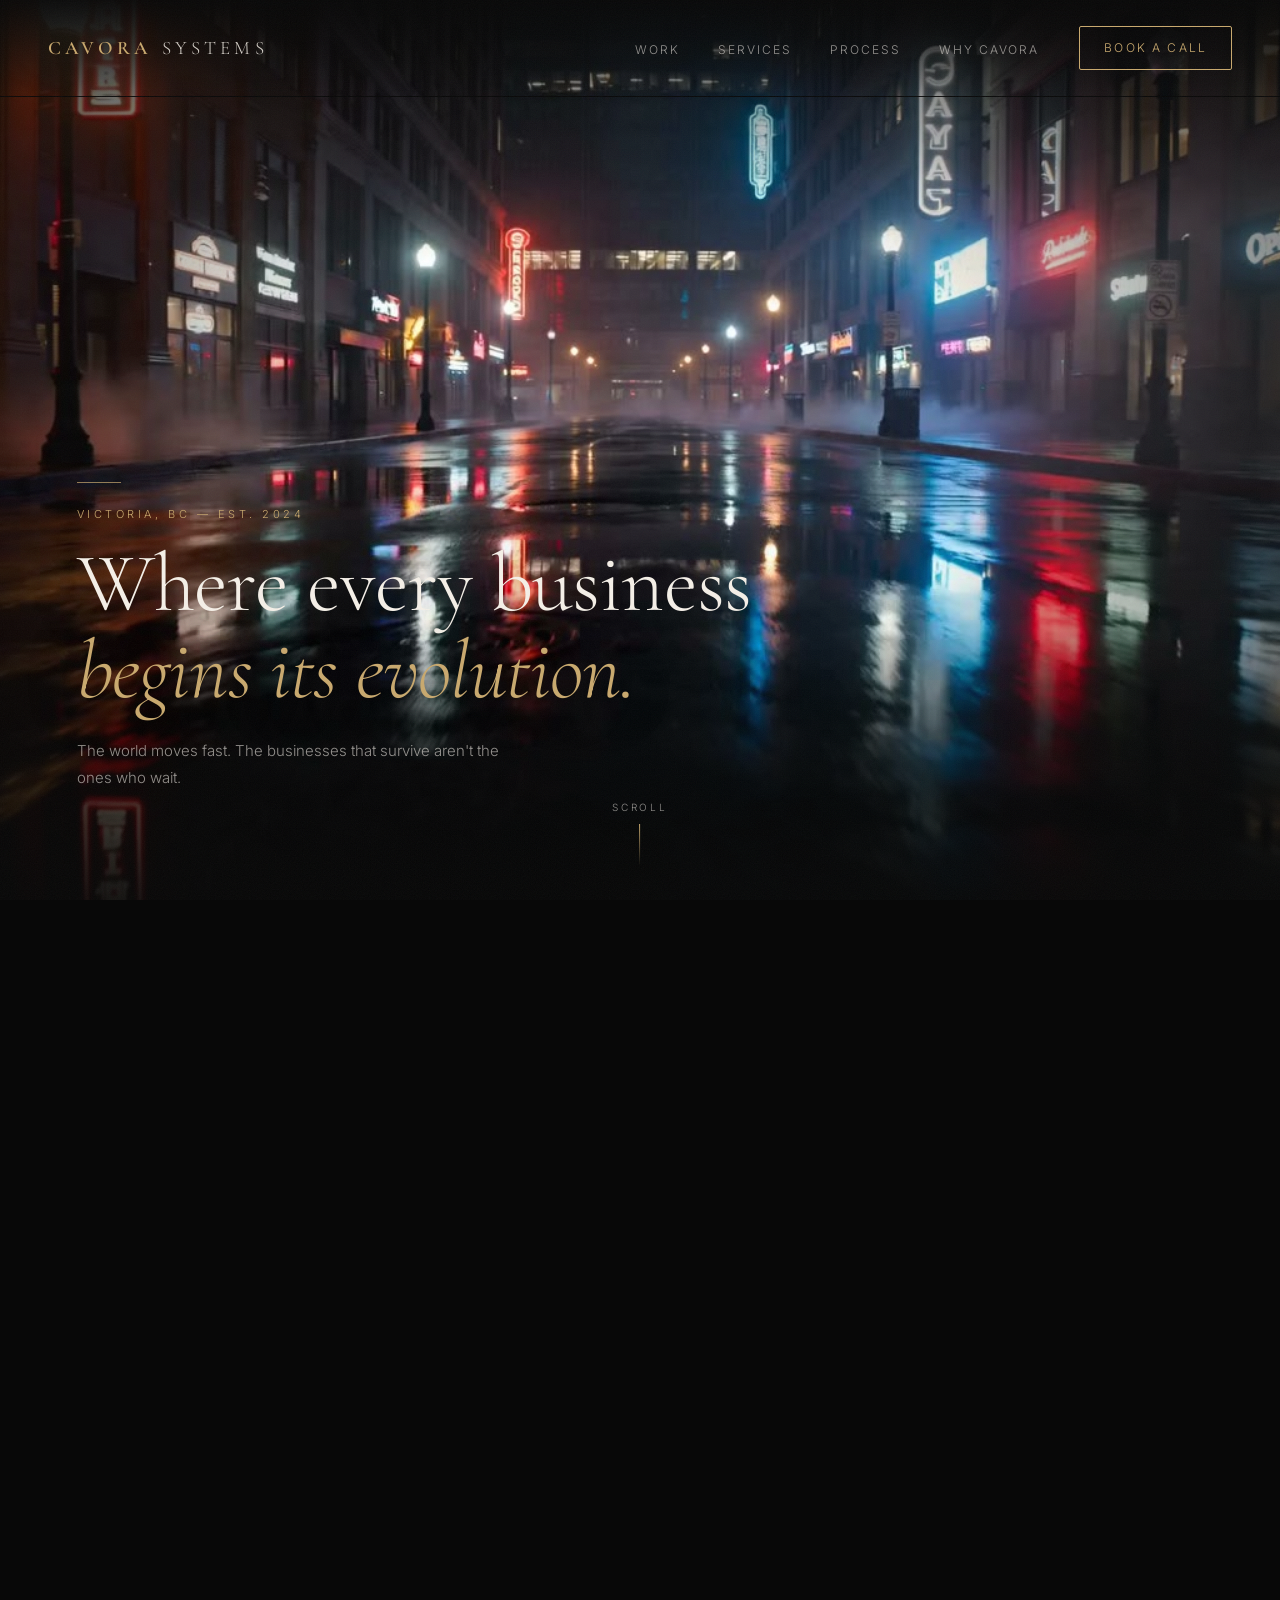
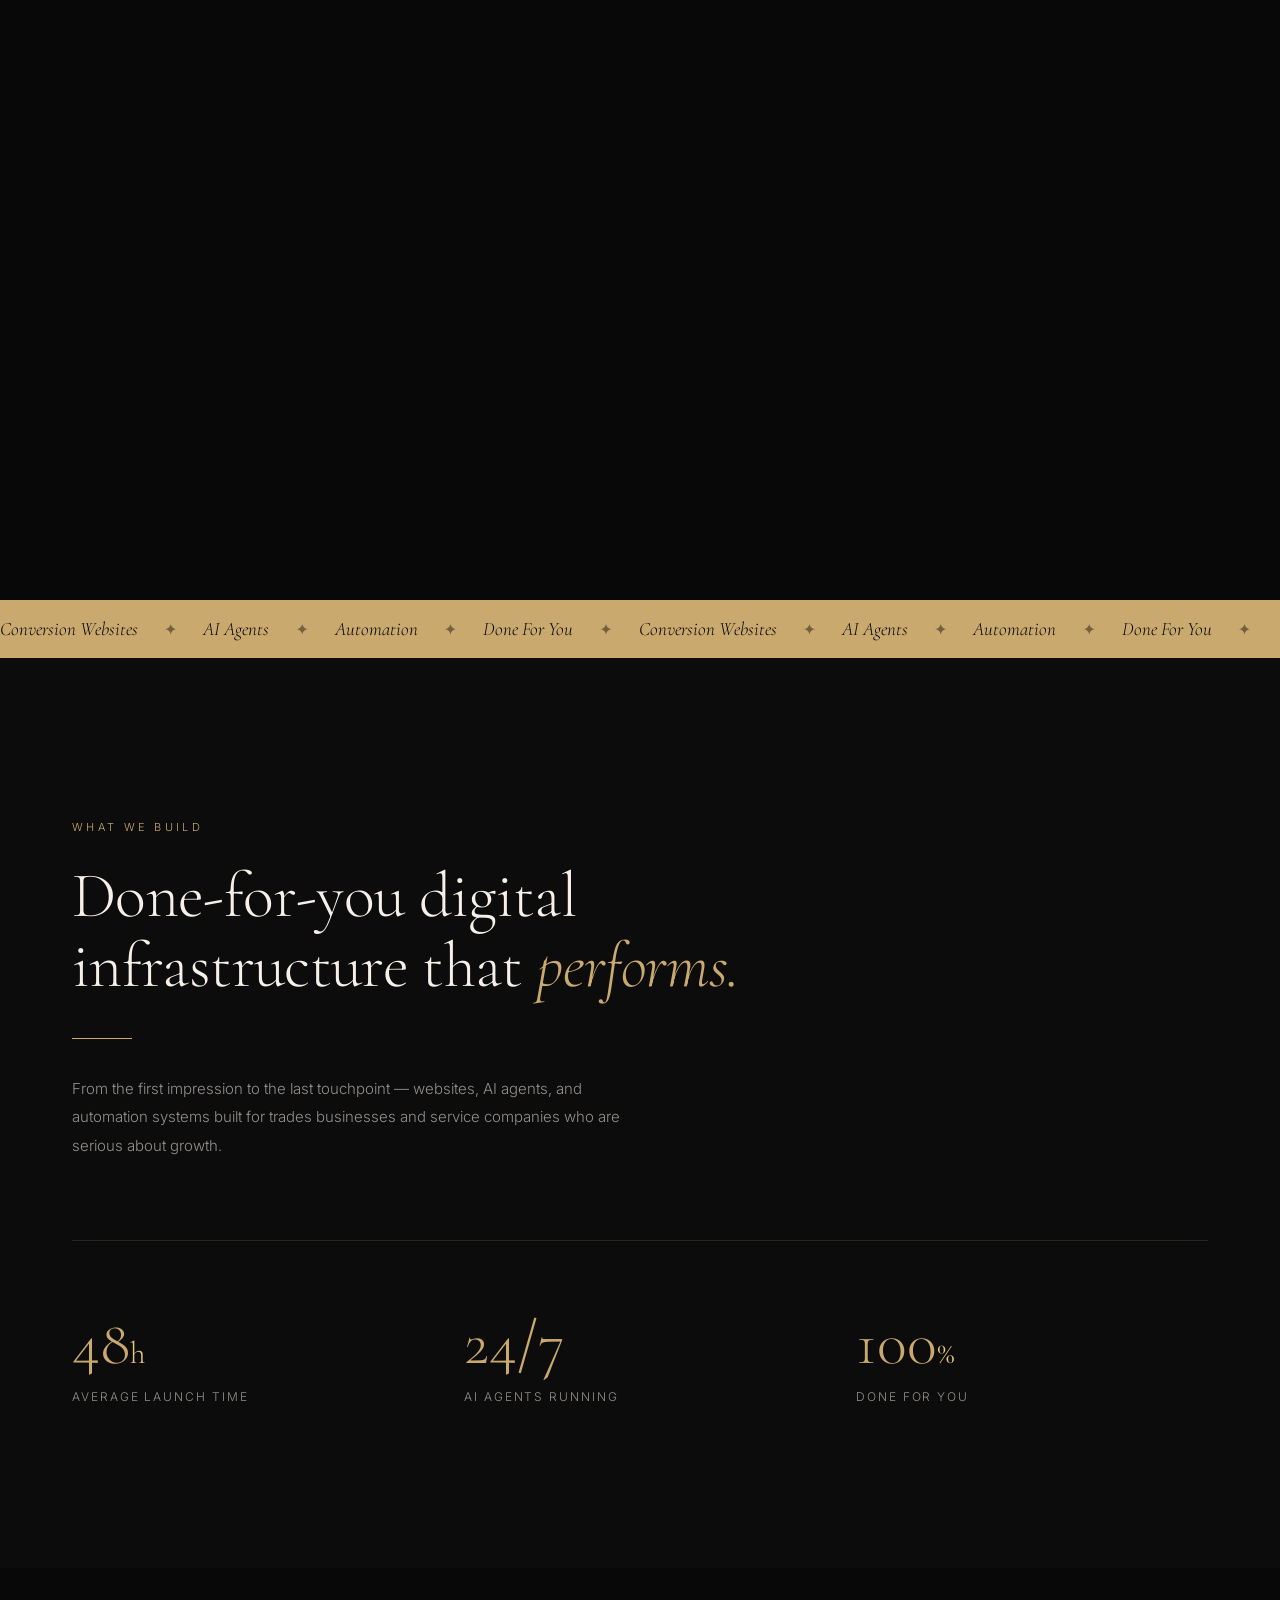
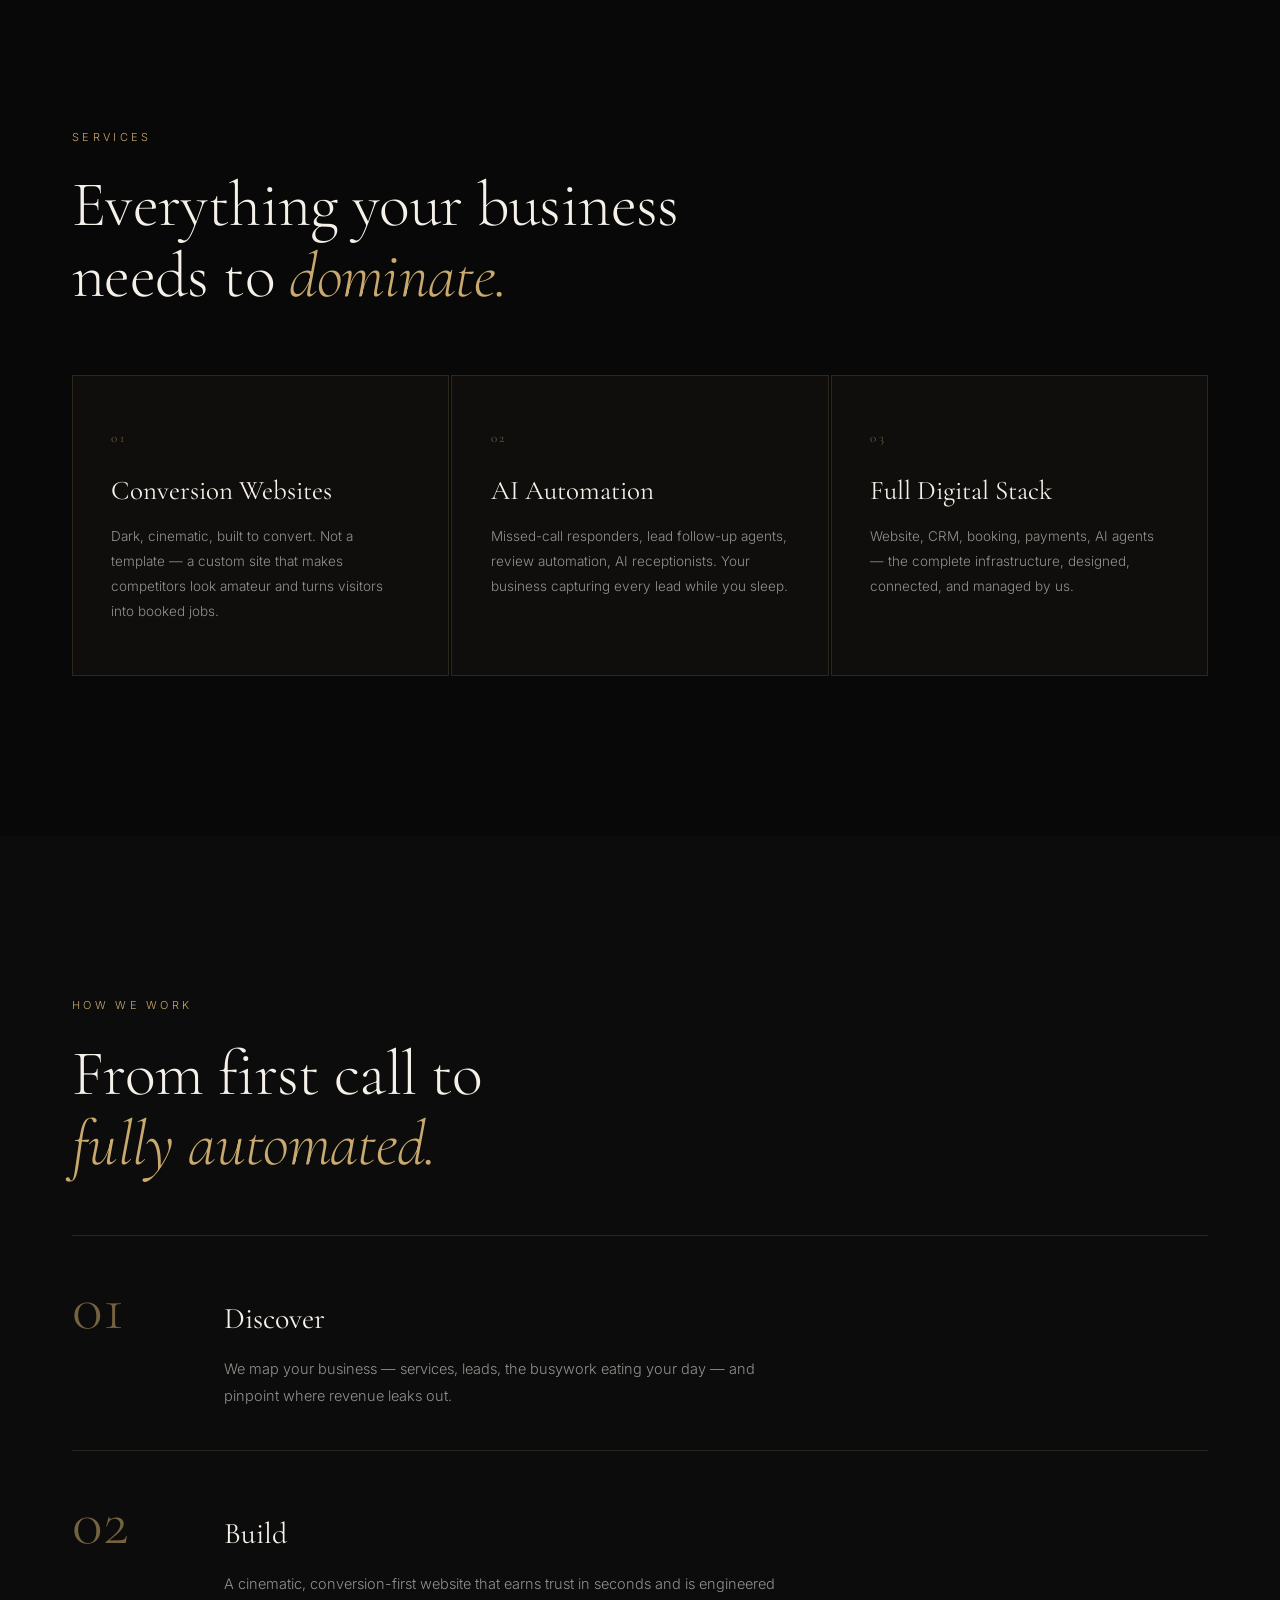
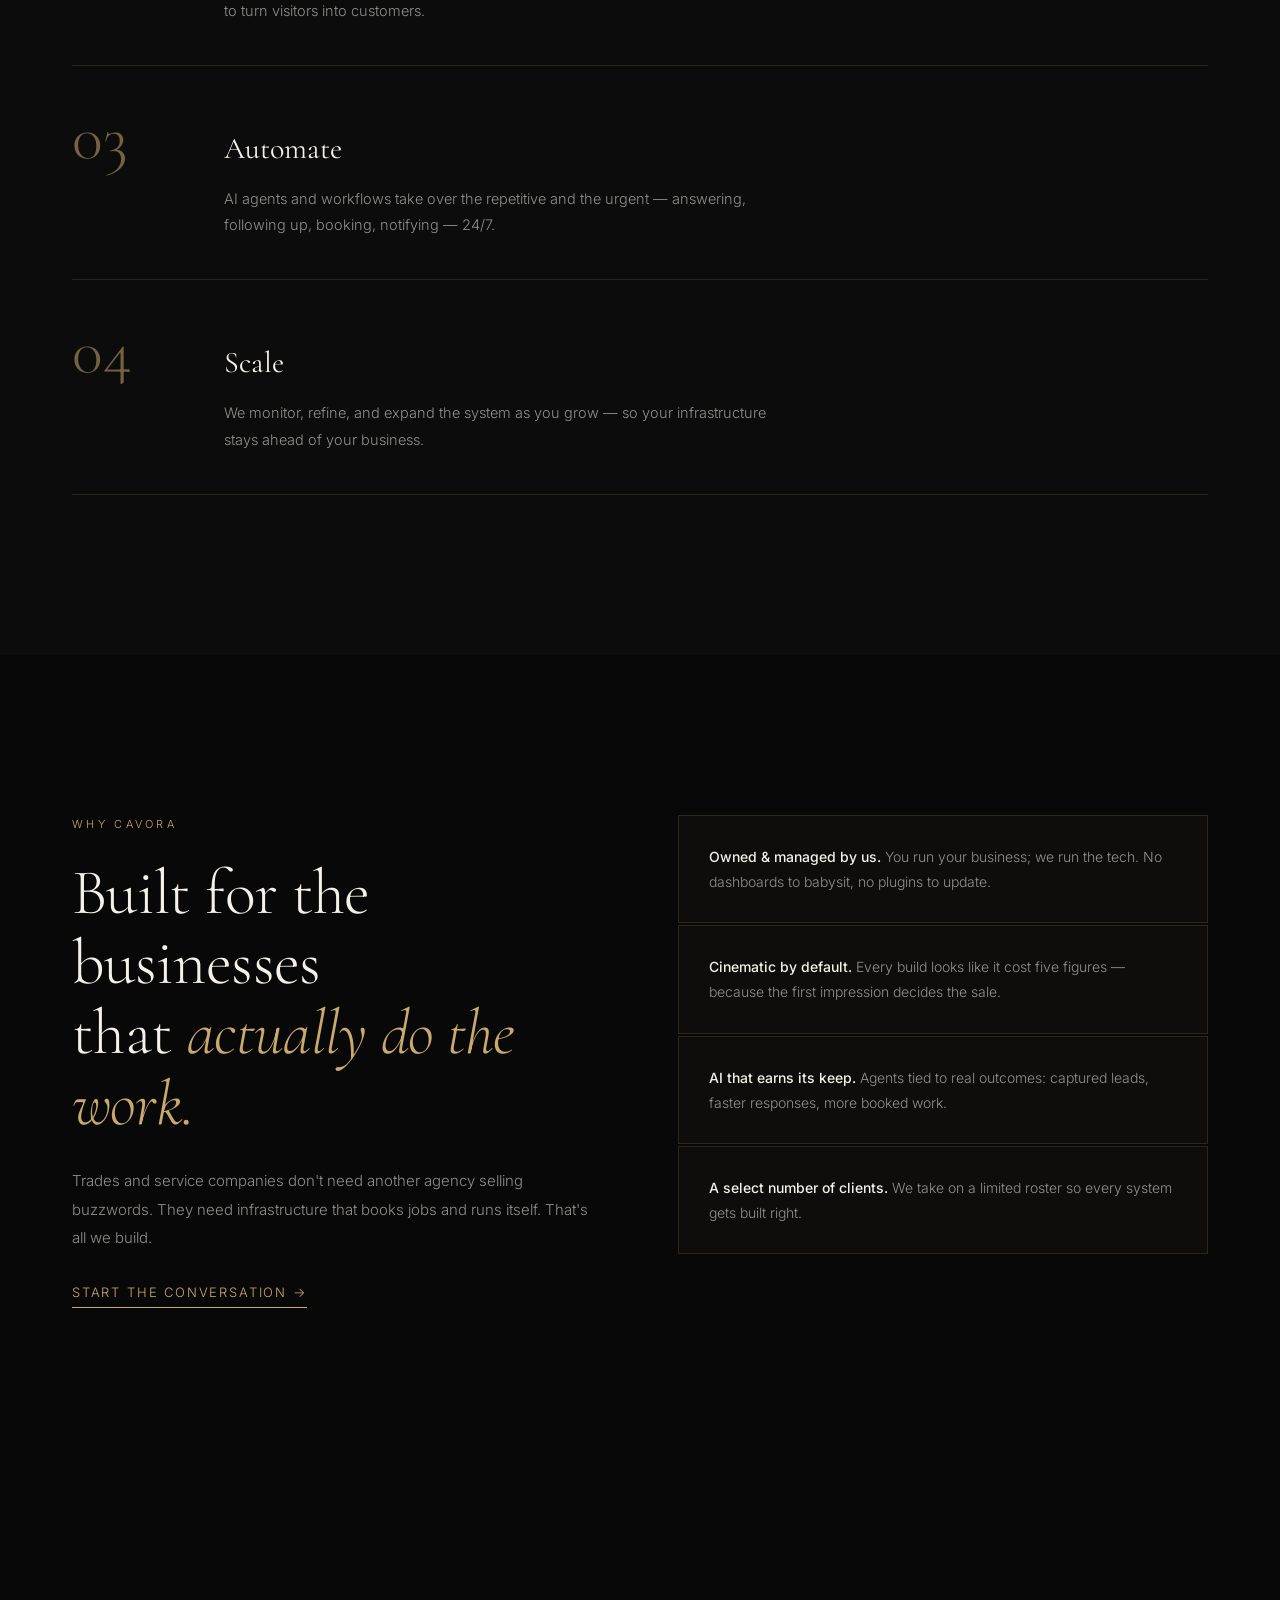
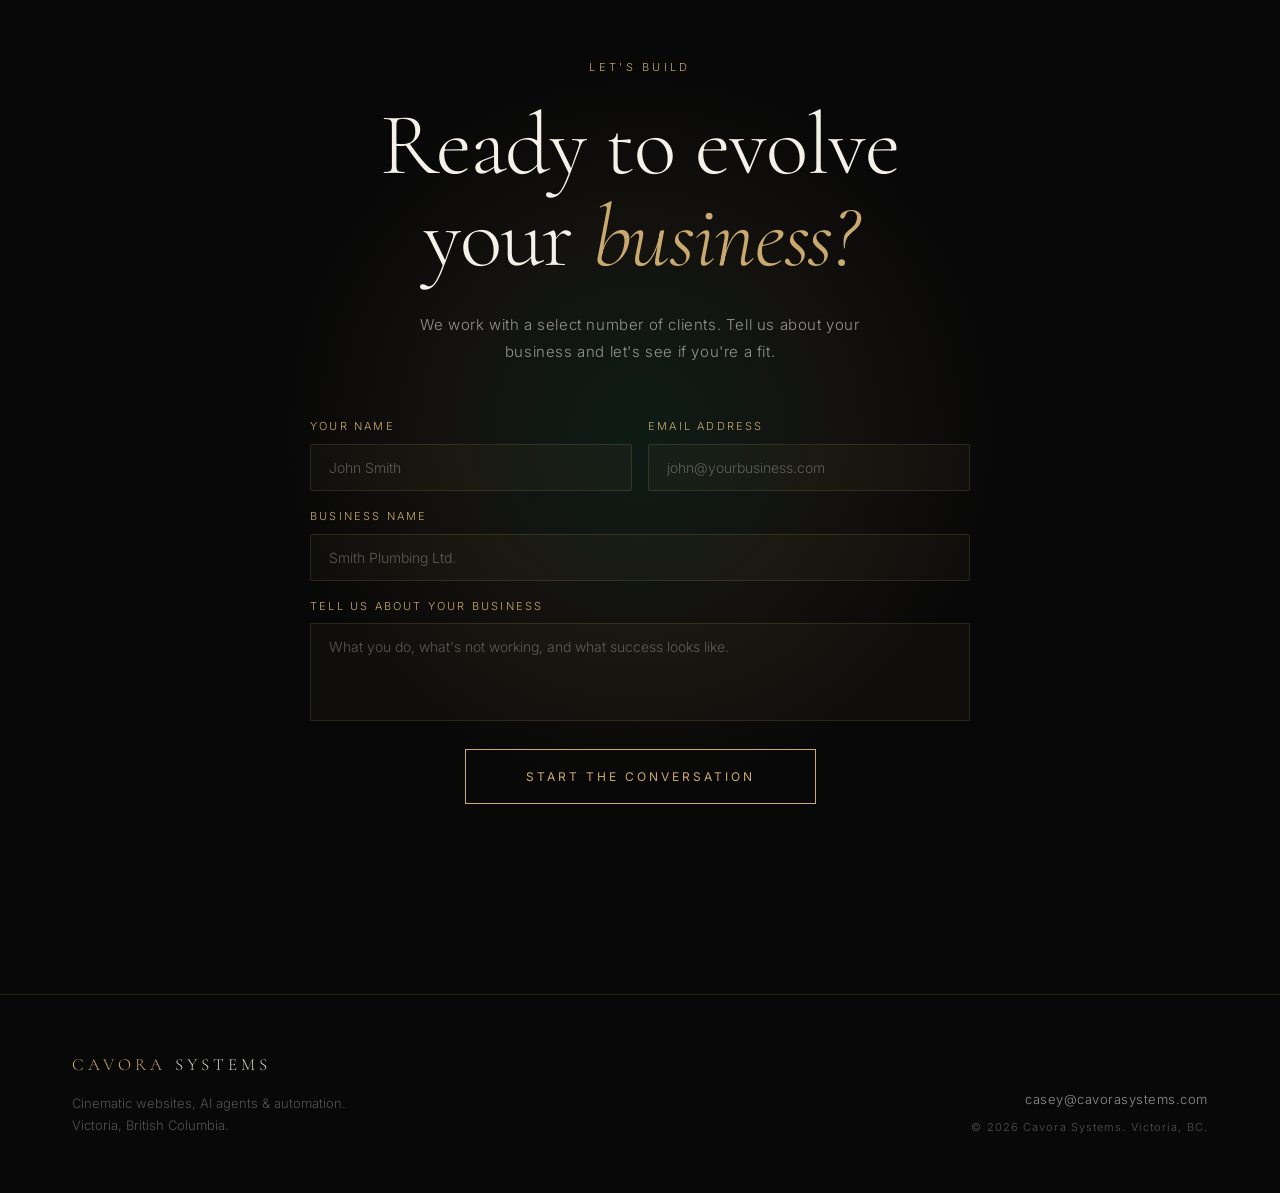
<file: index.html>
<!DOCTYPE html>
<html lang="en">
<head>
<meta charset="UTF-8" />
<meta name="viewport" content="width=device-width, initial-scale=1.0" />

<title>Cavora Systems — Conversion Websites &amp; AI Automation | Victoria, BC</title>
<meta name="description" content="Cavora Systems builds done-for-you digital infrastructure — cinematic conversion websites, AI agents, and automation — for trades and service businesses serious about growth." />
<meta name="theme-color" content="#080808" />
<link rel="canonical" href="https://cavorasystems.com/" />

<!-- Open Graph -->
<meta property="og:type" content="website" />
<meta property="og:site_name" content="Cavora Systems" />
<meta property="og:title" content="Cavora Systems — Your business, rewired." />
<meta property="og:description" content="Cinematic conversion websites, AI agents, and automation for businesses that are serious about growth." />
<meta property="og:image" content="https://cavorasystems.com/assets/img/poster3.jpg" />
<meta property="og:url" content="https://cavorasystems.com/" />

<!-- Twitter / X -->
<meta name="twitter:card" content="summary_large_image" />
<meta name="twitter:title" content="Cavora Systems — Your business, rewired." />
<meta name="twitter:description" content="Cinematic conversion websites, AI agents, and automation for businesses that are serious about growth." />
<meta name="twitter:image" content="https://cavorasystems.com/assets/img/poster3.jpg" />

<link rel="icon" type="image/png" href="assets/img/favicon-128.png" />
<link rel="apple-touch-icon" href="assets/img/favicon-128.png" />
<link rel="preconnect" href="https://fonts.googleapis.com" />
<link rel="preconnect" href="https://fonts.gstatic.com" crossorigin />
<link href="https://fonts.googleapis.com/css2?family=Cormorant+Garamond:ital,wght@0,300;0,400;0,500;0,600;1,300;1,400&family=Inter:wght@300;400;500;600&display=swap" rel="stylesheet" />
<link rel="stylesheet" href="css/styles.css" />

<!-- Google Analytics -->
<script async src="https://www.googletagmanager.com/gtag/js?id=G-6NTEMH7LNJ"></script>
<script>
  window.dataLayer = window.dataLayer || [];
  function gtag(){dataLayer.push(arguments);}
  gtag('js', new Date());
  gtag('config', 'G-6NTEMH7LNJ');
</script>

<!-- Local business structured data for Google -->
<script type="application/ld+json">
{
  "@context": "https://schema.org",
  "@type": "ProfessionalService",
  "name": "Cavora Systems",
  "url": "https://cavorasystems.com",
  "email": "casey@cavorasystems.com",
  "description": "Cinematic conversion websites, AI automation agents, and full digital stacks for trades and service businesses.",
  "address": {
    "@type": "PostalAddress",
    "addressLocality": "Victoria",
    "addressRegion": "BC",
    "addressCountry": "CA"
  },
  "hasOfferCatalog": {
    "@type": "OfferCatalog",
    "name": "Digital Services",
    "itemListElement": [
      { "@type": "Offer", "itemOffered": { "@type": "Service", "name": "Conversion Websites" } },
      { "@type": "Offer", "itemOffered": { "@type": "Service", "name": "AI Automation" } },
      { "@type": "Offer", "itemOffered": { "@type": "Service", "name": "Full Digital Stack" } }
    ]
  }
}
</script>
</head>
<body class="is-loading" data-page="home">

<div id="progress-bar" aria-hidden="true"></div>
<div class="grain" aria-hidden="true"></div>
<div class="cursor-dot" id="cursor-dot" aria-hidden="true"></div>

<!-- NAV -->
<nav id="main-nav" aria-label="Main navigation">
  <a href="#top" class="nav-logo">Cavora<span>Systems</span></a>
  <ul class="nav-links">
    <li><a href="portfolio.html">Work</a></li>
    <li><a href="#services">Services</a></li>
    <li><a href="#process">Process</a></li>
    <li><a href="#why">Why Cavora</a></li>
  </ul>
  <a href="#contact" class="nav-cta">Book a Call</a>
  <button class="nav-toggle" id="nav-toggle" aria-label="Open menu" aria-expanded="false"><span></span><span></span><span></span></button>
</nav>

<div class="mobile-menu" id="mobile-menu" aria-hidden="true">
  <ul>
    <li><a href="portfolio.html">Work</a></li>
    <li><a href="#services">Services</a></li>
    <li><a href="#process">Process</a></li>
    <li><a href="#why">Why Cavora</a></li>
    <li><a href="#contact" class="m-cta">Book a Call</a></li>
  </ul>
</div>

<main id="main-content">
<span id="top"></span>

<!-- ── SCROLLYTELL HERO ── -->
<div id="scroll-container">
  <div id="video-stage">
    <!-- preload="metadata" loads only duration/poster on page load; JS switches desktop to "auto" for scrubbing -->
    <video class="video-layer" id="clip1" muted playsinline preload="metadata" poster="assets/img/poster1.jpg">
      <source src="assets/video/clip1-street.mp4" type="video/mp4" />
    </video>
    <video class="video-layer" id="clip2" muted playsinline preload="metadata" poster="assets/img/poster2.jpg">
      <source src="assets/video/clip2-neurons.mp4" type="video/mp4" />
    </video>
    <video class="video-layer" id="clip3" muted playsinline preload="metadata" poster="assets/img/poster3.jpg">
      <source src="assets/video/clip3-logo.mp4" type="video/mp4" />
    </video>

    <div id="text-panels">
      <div class="panel" id="panel-1">
        <div class="panel-rule"></div>
        <p class="panel-eyebrow">Victoria, BC — Est. 2024</p>
        <h1 class="panel-headline">Where every business<br/><em>begins its evolution.</em></h1>
        <p class="panel-body">The world moves fast. The businesses that survive aren't the ones who wait.</p>
      </div>
      <div class="panel" id="panel-2">
        <div class="panel-rule"></div>
        <p class="panel-eyebrow">Digital Infrastructure</p>
        <h2 class="panel-headline">Websites that <em>convert.</em><br/>AI agents that work.</h2>
        <p class="panel-body">We build the systems behind the businesses that are winning — so you can focus on the work that matters.</p>
      </div>
      <div class="panel" id="panel-3">
        <div class="panel-rule"></div>
        <p class="panel-eyebrow">Automation &amp; Intelligence</p>
        <h2 class="panel-headline">Your business,<br/><em>rewired.</em></h2>
        <p class="panel-body">Custom AI automation that handles the repetitive, the urgent, and the invisible — running 24/7 without you.</p>
      </div>

      <div id="panel-logo">
        <img src="assets/img/cavora-logo.png" alt="Cavora Systems" />
      </div>
    </div>

    <div class="stage-vignette" aria-hidden="true"></div>
  </div>
</div>

<div id="scroll-indicator"><span>Scroll</span><div class="scroll-line"></div></div>

<!-- ── STATEMENT MARQUEE ── -->
<div class="marquee" aria-hidden="true">
  <div class="marquee-track">
    <span>Conversion Websites</span><i>✦</i><span>AI Agents</span><i>✦</i><span>Automation</span><i>✦</i><span>Done For You</span><i>✦</i>
    <span>Conversion Websites</span><i>✦</i><span>AI Agents</span><i>✦</i><span>Automation</span><i>✦</i><span>Done For You</span><i>✦</i>
  </div>
</div>

<!-- ── WORK ── -->
<section class="section" id="work" aria-labelledby="work-heading">
  <div class="section-inner">
    <p class="section-eyebrow reveal">What We Build</p>
    <h2 class="section-headline reveal" id="work-heading">Done-for-you digital<br/>infrastructure that <em>performs.</em></h2>
    <div class="section-rule reveal"></div>
    <p class="section-lead reveal">From the first impression to the last touchpoint — websites, AI agents, and automation systems built for trades businesses and service companies who are serious about growth.</p>
    <div class="stats-row">
      <div class="stat reveal"><div class="stat-number">48<span>h</span></div><div class="stat-label">Average launch time</div></div>
      <div class="stat reveal"><div class="stat-number">24/7</div><div class="stat-label">AI agents running</div></div>
      <div class="stat reveal"><div class="stat-number">100<span>%</span></div><div class="stat-label">Done for you</div></div>
    </div>
  </div>
</section>

<!-- ── SERVICES ── -->
<section class="section section-services" id="services" aria-labelledby="services-heading">
  <div class="section-inner">
    <p class="section-eyebrow reveal">Services</p>
    <h2 class="section-headline reveal" id="services-heading">Everything your business<br/>needs to <em>dominate.</em></h2>
    <div class="services-grid">
      <div class="service-card reveal">
        <div class="service-number">01</div>
        <h3 class="service-title">Conversion Websites</h3>
        <p class="service-body">Dark, cinematic, built to convert. Not a template — a custom site that makes competitors look amateur and turns visitors into booked jobs.</p>
      </div>
      <div class="service-card reveal">
        <div class="service-number">02</div>
        <h3 class="service-title">AI Automation</h3>
        <p class="service-body">Missed-call responders, lead follow-up agents, review automation, AI receptionists. Your business capturing every lead while you sleep.</p>
      </div>
      <div class="service-card reveal">
        <div class="service-number">03</div>
        <h3 class="service-title">Full Digital Stack</h3>
        <p class="service-body">Website, CRM, booking, payments, AI agents — the complete infrastructure, designed, connected, and managed by us.</p>
      </div>
    </div>
  </div>
</section>

<!-- ── PROCESS ── -->
<section class="section section-process" id="process" aria-labelledby="process-heading">
  <div class="section-inner">
    <p class="section-eyebrow reveal">How We Work</p>
    <h2 class="section-headline reveal" id="process-heading">From first call to<br/><em>fully automated.</em></h2>
    <div class="process-list">
      <div class="process-step reveal">
        <div class="process-index">01</div>
        <div class="process-content"><h3>Discover</h3><p>We map your business — services, leads, the busywork eating your day — and pinpoint where revenue leaks out.</p></div>
      </div>
      <div class="process-step reveal">
        <div class="process-index">02</div>
        <div class="process-content"><h3>Build</h3><p>A cinematic, conversion-first website that earns trust in seconds and is engineered to turn visitors into customers.</p></div>
      </div>
      <div class="process-step reveal">
        <div class="process-index">03</div>
        <div class="process-content"><h3>Automate</h3><p>AI agents and workflows take over the repetitive and the urgent — answering, following up, booking, notifying — 24/7.</p></div>
      </div>
      <div class="process-step reveal">
        <div class="process-index">04</div>
        <div class="process-content"><h3>Scale</h3><p>We monitor, refine, and expand the system as you grow — so your infrastructure stays ahead of your business.</p></div>
      </div>
    </div>
  </div>
</section>

<!-- ── WHY CAVORA ── -->
<section class="section section-why" id="why" aria-labelledby="why-heading">
  <div class="section-inner why-grid">
    <div class="why-left reveal">
      <p class="section-eyebrow">Why Cavora</p>
      <h2 class="section-headline" id="why-heading">Built for the businesses<br/>that <em>actually do the work.</em></h2>
      <p class="section-lead">Trades and service companies don't need another agency selling buzzwords. They need infrastructure that books jobs and runs itself. That's all we build.</p>
      <a href="#contact" class="text-link">Start the conversation →</a>
    </div>
    <ul class="why-list">
      <li class="reveal"><strong>Owned &amp; managed by us.</strong> You run your business; we run the tech. No dashboards to babysit, no plugins to update.</li>
      <li class="reveal"><strong>Cinematic by default.</strong> Every build looks like it cost five figures — because the first impression decides the sale.</li>
      <li class="reveal"><strong>AI that earns its keep.</strong> Agents tied to real outcomes: captured leads, faster responses, more booked work.</li>
      <li class="reveal"><strong>A select number of clients.</strong> We take on a limited roster so every system gets built right.</li>
    </ul>
  </div>
</section>

<!-- ── CTA / CONTACT ── -->
<section class="cta-section" id="contact" aria-labelledby="contact-heading">
  <div class="cta-glow" aria-hidden="true"></div>
  <p class="section-eyebrow reveal" style="text-align:center">Let's Build</p>
  <h2 class="cta-headline reveal" id="contact-heading">Ready to evolve<br/>your <em>business?</em></h2>
  <p class="cta-sub reveal">We work with a select number of clients. Tell us about your business and let's see if you're a fit.</p>
  <form class="contact-form reveal" action="https://formspree.io/f/mdarpyvd" method="POST">
    <div class="form-row">
      <div class="form-field">
        <label for="cf-name">Your Name</label>
        <input type="text" id="cf-name" name="name" placeholder="John Smith" required />
      </div>
      <div class="form-field">
        <label for="cf-email">Email Address</label>
        <input type="email" id="cf-email" name="email" placeholder="john@yourbusiness.com" required />
      </div>
    </div>
    <div class="form-field">
      <label for="cf-business">Business Name</label>
      <input type="text" id="cf-business" name="business" placeholder="Smith Plumbing Ltd." />
    </div>
    <div class="form-field">
      <label for="cf-message">Tell us about your business</label>
      <textarea id="cf-message" name="message" rows="4" placeholder="What you do, what's not working, and what success looks like." required></textarea>
    </div>
    <button type="submit" class="cta-btn form-submit">Start the Conversation</button>
  </form>
</section>
</main>

<footer>
  <div class="footer-brand">
    <div class="footer-logo">Cavora<span>Systems</span></div>
    <p>Cinematic websites, AI agents &amp; automation. Victoria, British Columbia.</p>
  </div>
  <div class="footer-meta">
    <a href="mailto:casey@cavorasystems.com">casey@cavorasystems.com</a>
    <span class="footer-copy">© <span id="year">2026</span> Cavora Systems. Victoria, BC.</span>
  </div>
</footer>

<script src="js/main.js"></script>
</body>
</html>
</file>
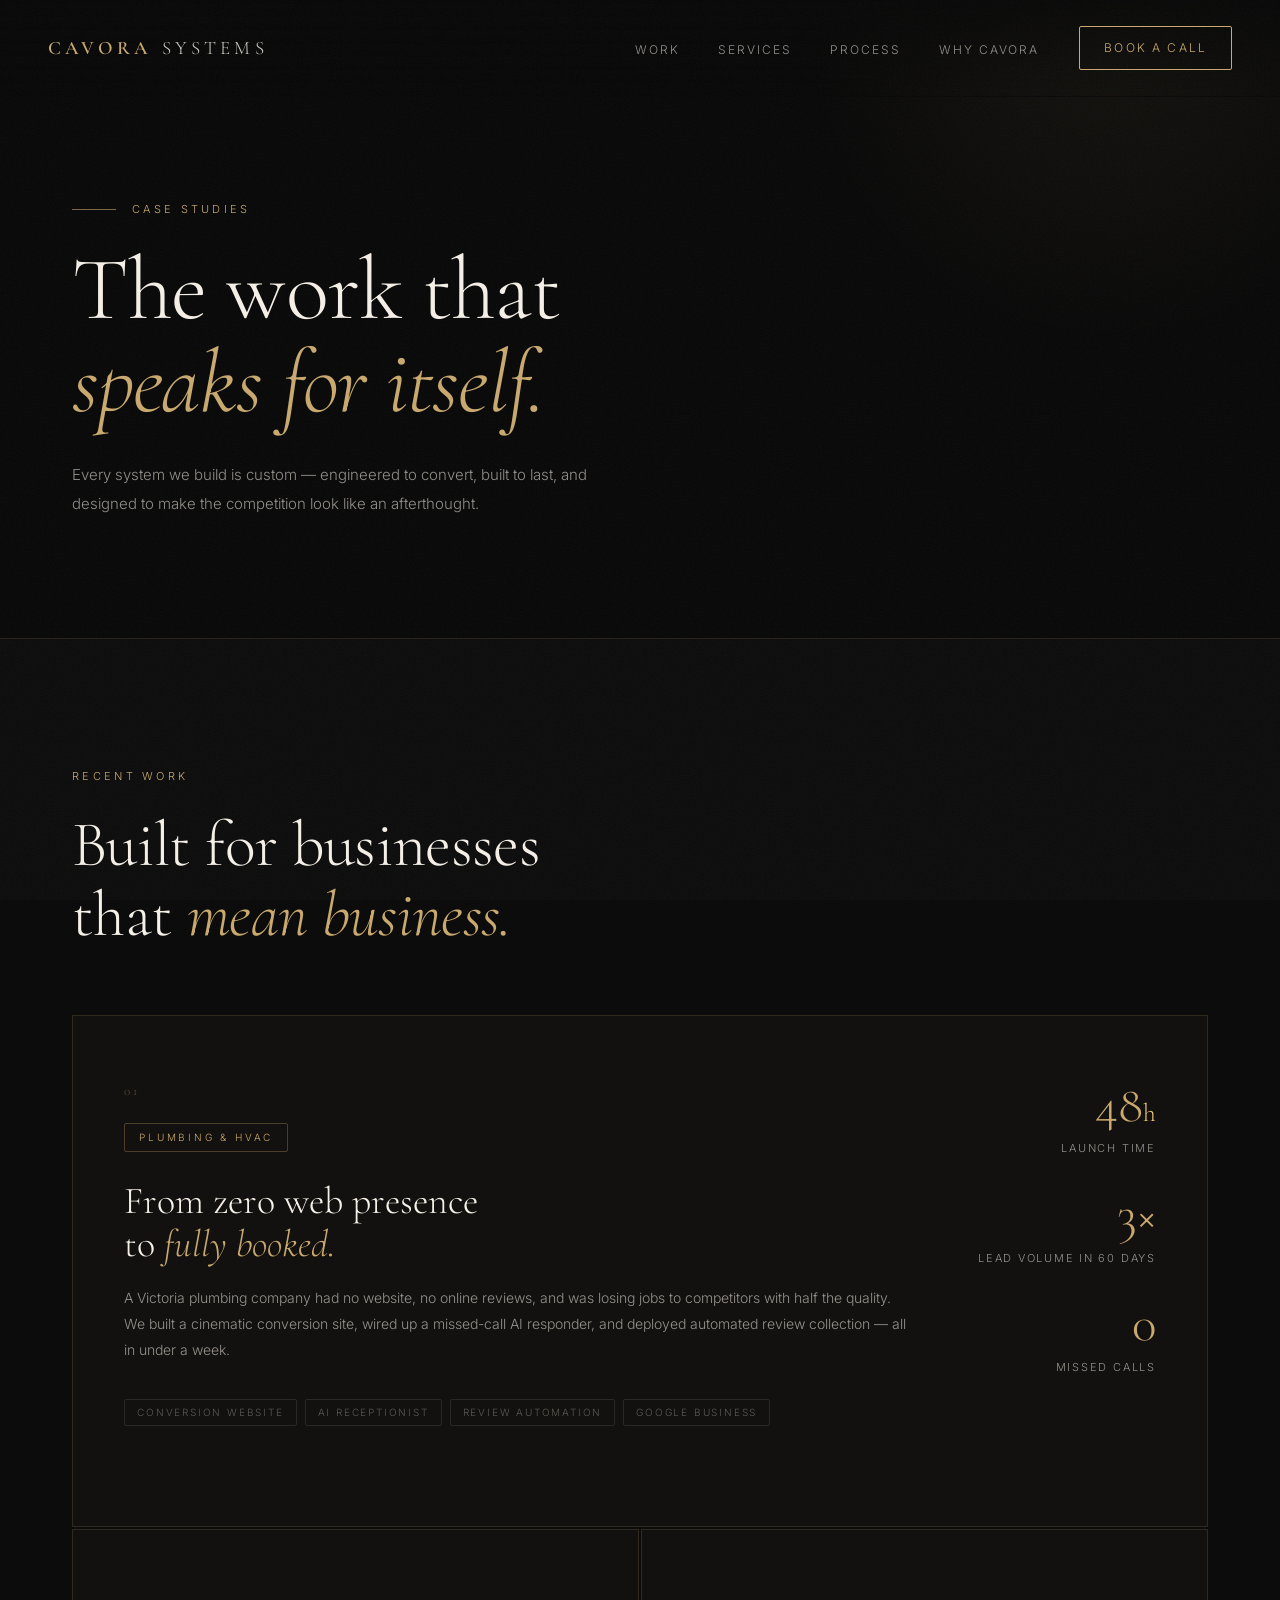
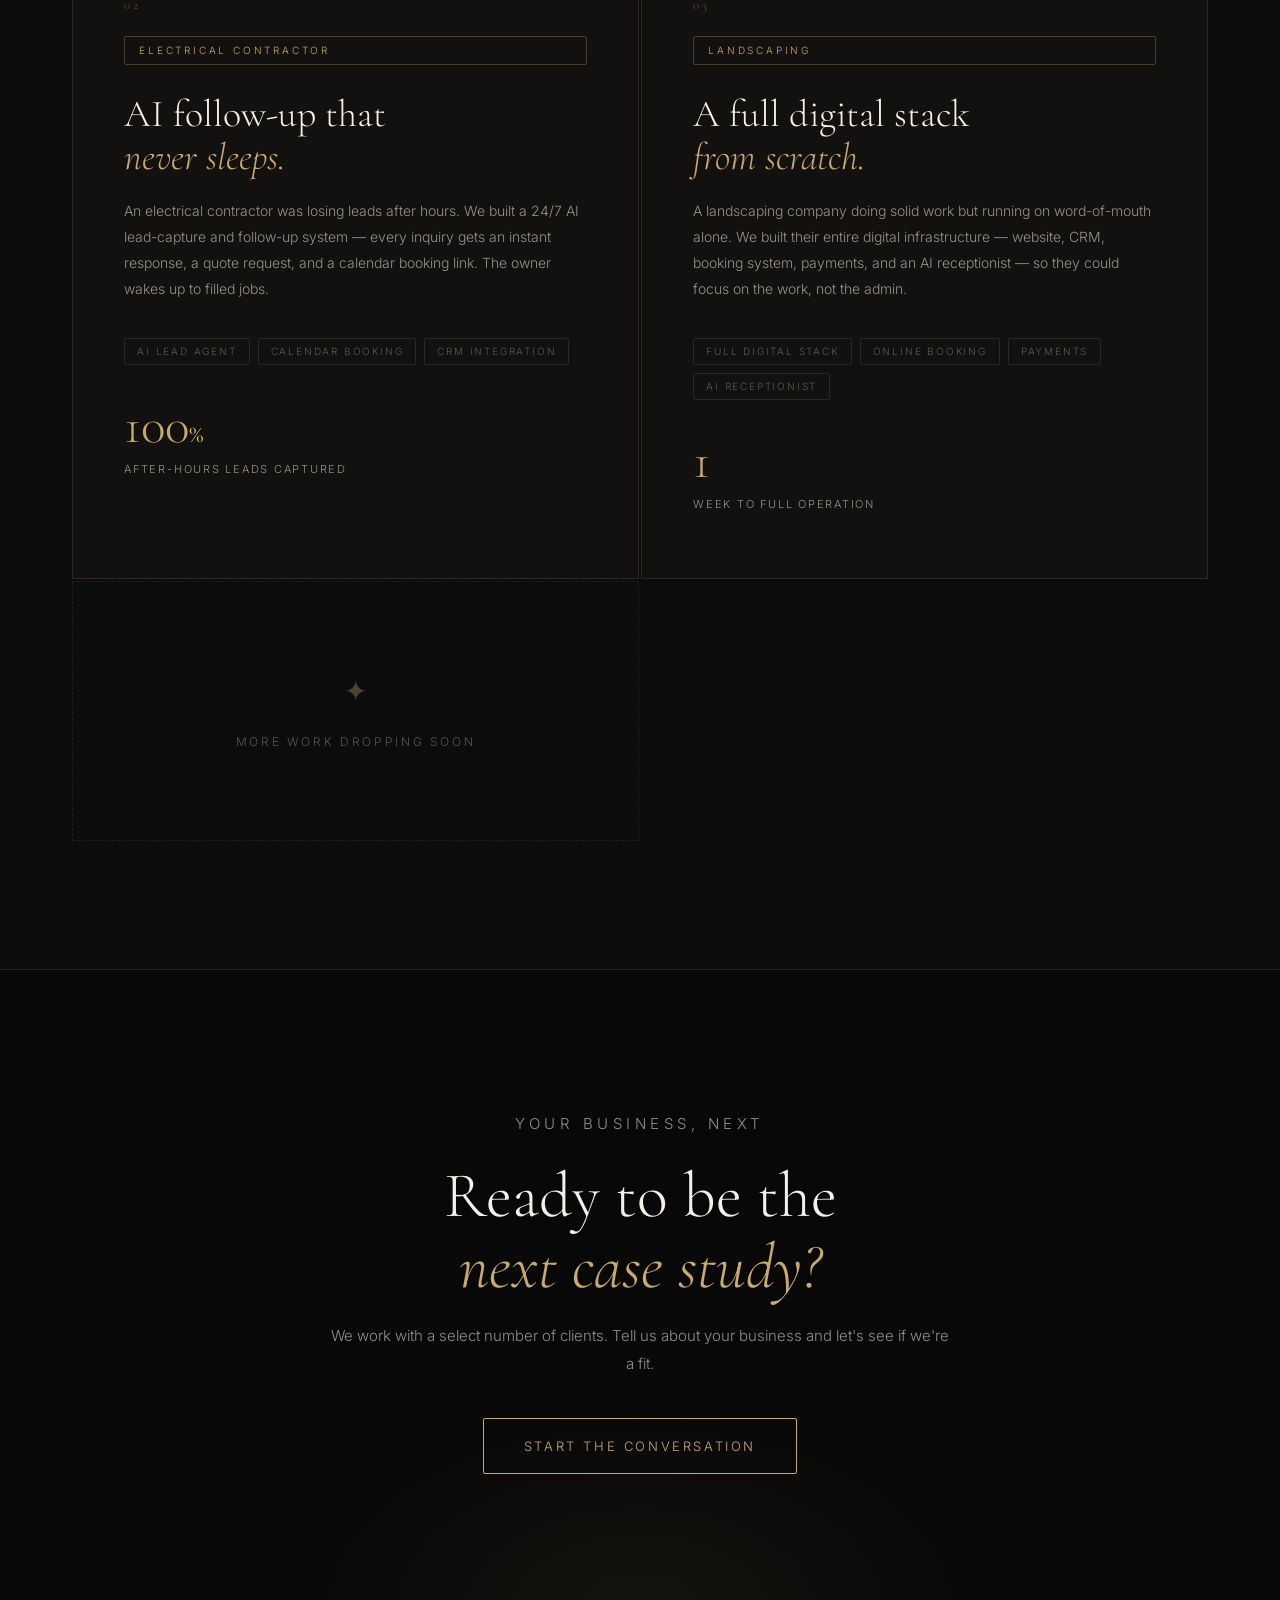
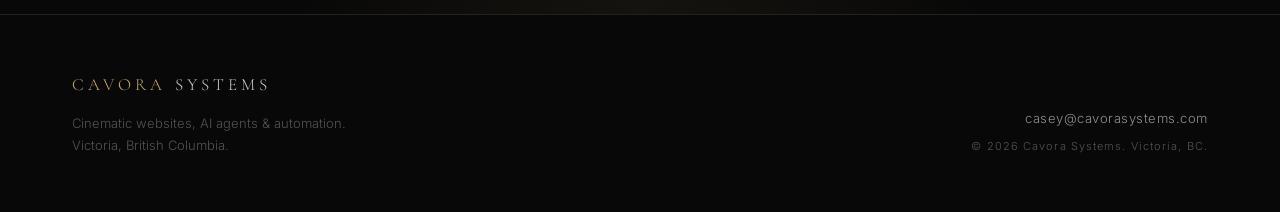
<file: portfolio.html>
<!DOCTYPE html>
<html lang="en">
<head>
<meta charset="UTF-8" />
<meta name="viewport" content="width=device-width, initial-scale=1.0" />

<title>Work — Case Studies | Cavora Systems</title>
<meta name="description" content="Conversion websites, AI automation, and full digital stacks built for trades and service businesses. See what Cavora Systems has delivered." />
<meta name="theme-color" content="#080808" />
<link rel="canonical" href="https://cavorasystems.com/portfolio" />

<!-- Open Graph -->
<meta property="og:type" content="website" />
<meta property="og:site_name" content="Cavora Systems" />
<meta property="og:title" content="Work — Cavora Systems" />
<meta property="og:description" content="Conversion websites, AI automation, and full digital stacks for trades and service businesses." />
<meta property="og:image" content="https://cavorasystems.com/assets/img/poster3.jpg" />
<meta property="og:url" content="https://cavorasystems.com/portfolio" />

<!-- Twitter / X -->
<meta name="twitter:card" content="summary_large_image" />
<meta name="twitter:title" content="Work — Cavora Systems" />
<meta name="twitter:description" content="Conversion websites, AI automation, and full digital stacks for trades and service businesses." />
<meta name="twitter:image" content="https://cavorasystems.com/assets/img/poster3.jpg" />

<link rel="icon" type="image/png" href="assets/img/favicon-128.png" />
<link rel="apple-touch-icon" href="assets/img/favicon-128.png" />
<link rel="preconnect" href="https://fonts.googleapis.com" />
<link rel="preconnect" href="https://fonts.gstatic.com" crossorigin />
<link href="https://fonts.googleapis.com/css2?family=Cormorant+Garamond:ital,wght@0,300;0,400;0,500;0,600;1,300;1,400&family=Inter:wght@300;400;500;600&display=swap" rel="stylesheet" />
<link rel="stylesheet" href="css/styles.css" />

<!-- Google Analytics -->
<script async src="https://www.googletagmanager.com/gtag/js?id=G-6NTEMH7LNJ"></script>
<script>
  window.dataLayer = window.dataLayer || [];
  function gtag(){dataLayer.push(arguments);}
  gtag('js', new Date());
  gtag('config', 'G-6NTEMH7LNJ');
</script>

<style>
  /* ── PORTFOLIO PAGE OVERRIDES ── */
  body { cursor: default; }

  .port-hero {
    padding: clamp(140px, 18vw, 200px) clamp(24px, 6vw, 72px) clamp(80px, 10vw, 120px);
    background: var(--black);
    border-bottom: 1px solid var(--line);
    position: relative;
    overflow: hidden;
  }
  .port-hero::before {
    content: '';
    position: absolute;
    top: -40%; right: -10%;
    width: 600px; height: 600px;
    background: radial-gradient(circle, rgba(201,169,110,0.06) 0%, transparent 70%);
    pointer-events: none;
  }
  .port-hero-inner { max-width: var(--maxw); margin: 0 auto; }
  .port-hero-eyebrow {
    font-size: 11px; letter-spacing: 0.3em; text-transform: uppercase;
    color: var(--gold); margin-bottom: 24px; display: flex; align-items: center; gap: 16px;
  }
  .port-hero-eyebrow::before { content: ''; display: block; width: 44px; height: 1px; background: var(--gold); opacity: .6; }
  .port-hero h1 {
    font-family: var(--serif); font-size: clamp(48px, 7vw, 96px); font-weight: 300;
    line-height: 1.04; letter-spacing: -0.01em; color: var(--white); max-width: 860px;
  }
  .port-hero h1 em { font-style: italic; color: var(--gold); }
  .port-hero-lead {
    font-size: 15px; line-height: 1.9; color: var(--dim); max-width: 520px; margin-top: 32px;
  }

  /* ── CASE STUDY GRID ── */
  .port-section {
    background: var(--near); padding: clamp(80px, 10vw, 130px) clamp(24px, 6vw, 72px);
  }
  .port-inner { max-width: var(--maxw); margin: 0 auto; }

  .case-grid {
    display: grid;
    grid-template-columns: repeat(2, 1fr);
    gap: 2px;
    margin-top: 64px;
  }

  .case-card {
    background: rgba(201,169,110,0.03); border: 1px solid var(--line);
    padding: clamp(40px, 5vw, 64px) clamp(32px, 4vw, 56px);
    display: flex; flex-direction: column; gap: 0;
    transition: background .4s, border-color .4s, transform .4s var(--ease);
    position: relative; overflow: hidden;
  }
  .case-card::after {
    content: ''; position: absolute; bottom: 0; left: 0; right: 0;
    height: 2px; background: linear-gradient(to right, var(--gold), var(--gold-bright));
    transform: scaleX(0); transform-origin: left; transition: transform .5s var(--ease);
  }
  .case-card:hover { background: rgba(201,169,110,0.06); border-color: rgba(201,169,110,0.28); transform: translateY(-4px); }
  .case-card:hover::after { transform: scaleX(1); }

  .case-card.case-featured {
    grid-column: span 2;
    flex-direction: row; gap: clamp(40px, 5vw, 80px); align-items: flex-start;
  }
  .case-featured .case-text { flex: 1; }
  .case-featured .case-result { flex-shrink: 0; text-align: right; }

  .case-tag {
    display: inline-block; font-size: 10px; letter-spacing: 0.28em; text-transform: uppercase;
    color: var(--gold); border: 1px solid rgba(201,169,110,0.3); padding: 5px 14px;
    border-radius: 2px; margin-bottom: 28px;
  }
  .case-index {
    font-family: var(--serif); font-size: 13px; color: var(--gold); opacity: .4;
    letter-spacing: 0.2em; margin-bottom: 20px;
  }
  .case-title {
    font-family: var(--serif); font-size: clamp(24px, 3vw, 38px); font-weight: 300;
    color: var(--white); line-height: 1.15; margin-bottom: 18px;
  }
  .case-title em { font-style: italic; color: var(--gold); }
  .case-body { font-size: 14px; line-height: 1.85; color: var(--dim); margin-bottom: 36px; }

  .case-tags-row { display: flex; gap: 8px; flex-wrap: wrap; margin-bottom: 36px; }
  .case-pill {
    font-size: 10px; letter-spacing: 0.18em; text-transform: uppercase;
    color: var(--faint); border: 1px solid rgba(245,240,232,0.1); padding: 4px 12px;
    border-radius: 2px;
  }

  .case-metrics { display: flex; gap: clamp(28px, 4vw, 52px); }
  .case-metric-num {
    font-family: var(--serif); font-size: clamp(32px, 4vw, 52px); font-weight: 300;
    color: var(--gold); line-height: 1; margin-bottom: 8px;
  }
  .case-metric-label { font-size: 11px; letter-spacing: 0.16em; text-transform: uppercase; color: var(--dim); }

  .case-result {
    display: flex; flex-direction: column; gap: 32px; justify-content: center;
  }

  /* "More coming" placeholder card */
  .case-card-soon {
    border-style: dashed; border-color: rgba(201,169,110,0.12);
    background: transparent; display: flex; flex-direction: column;
    align-items: center; justify-content: center; text-align: center;
    min-height: 260px; gap: 16px;
  }
  .case-card-soon:hover { transform: none; background: rgba(201,169,110,0.02); border-color: rgba(201,169,110,0.2); }
  .case-card-soon::after { display: none; }
  .case-soon-icon { font-size: 28px; color: var(--gold); opacity: .35; font-family: var(--serif); }
  .case-soon-text { font-size: 12px; letter-spacing: 0.22em; text-transform: uppercase; color: var(--faint); }

  /* ── BOTTOM CTA ── */
  .port-cta {
    background: var(--black); padding: clamp(80px, 12vw, 140px) clamp(24px, 6vw, 72px);
    border-top: 1px solid var(--line); text-align: center;
    position: relative; overflow: hidden;
  }
  .port-cta::before {
    content: '';
    position: absolute; bottom: -30%; left: 50%; transform: translateX(-50%);
    width: 700px; height: 400px;
    background: radial-gradient(ellipse, rgba(201,169,110,0.07) 0%, transparent 70%);
    pointer-events: none;
  }
  .port-cta-inner { position: relative; max-width: 620px; margin: 0 auto; }
  .port-cta h2 {
    font-family: var(--serif); font-size: clamp(36px, 5vw, 64px); font-weight: 300;
    line-height: 1.1; color: var(--white); margin-bottom: 20px;
  }
  .port-cta h2 em { font-style: italic; color: var(--gold); }
  .port-cta p { font-size: 15px; line-height: 1.85; color: var(--dim); margin-bottom: 40px; }

  /* ── RESPONSIVE ── */
  @media (max-width: 860px) {
    .case-grid { grid-template-columns: 1fr; }
    .case-card.case-featured { grid-column: span 1; flex-direction: column; gap: 36px; }
    .case-featured .case-result { text-align: left; }
    .case-metrics { gap: 28px; }
  }
</style>
</head>
<body data-page="portfolio">

<div class="grain" aria-hidden="true"></div>
<div class="cursor-dot" id="cursor-dot" aria-hidden="true"></div>

<!-- NAV -->
<nav id="main-nav" aria-label="Main navigation">
  <a href="/" class="nav-logo">Cavora<span>Systems</span></a>
  <ul class="nav-links">
    <li><a href="portfolio.html" aria-current="page">Work</a></li>
    <li><a href="/#services">Services</a></li>
    <li><a href="/#process">Process</a></li>
    <li><a href="/#why">Why Cavora</a></li>
  </ul>
  <a href="/#contact" class="nav-cta">Book a Call</a>
  <button class="nav-toggle" id="nav-toggle" aria-label="Open menu" aria-expanded="false"><span></span><span></span><span></span></button>
</nav>

<div class="mobile-menu" id="mobile-menu" aria-hidden="true">
  <ul>
    <li><a href="portfolio.html">Work</a></li>
    <li><a href="/#services">Services</a></li>
    <li><a href="/#process">Process</a></li>
    <li><a href="/#why">Why Cavora</a></li>
    <li><a href="/#contact" class="m-cta">Book a Call</a></li>
  </ul>
</div>

<main id="main-content">

<!-- ── HERO ── -->
<div class="port-hero">
  <div class="port-hero-inner">
    <p class="port-hero-eyebrow">Case Studies</p>
    <h1>The work that<br/><em>speaks for itself.</em></h1>
    <p class="port-hero-lead">Every system we build is custom — engineered to convert, built to last, and designed to make the competition look like an afterthought.</p>
  </div>
</div>

<!-- ── CASE STUDIES ── -->
<section class="port-section" id="case-studies" aria-labelledby="case-studies-heading">
  <div class="port-inner">
    <p class="section-eyebrow">Recent Work</p>
    <h2 class="section-headline" id="case-studies-heading">Built for businesses<br/>that <em>mean business.</em></h2>

    <div class="case-grid">

      <!-- FEATURED CASE STUDY 01 -->
      <div class="case-card case-featured">
        <div class="case-text">
          <div class="case-index">01</div>
          <span class="case-tag">Plumbing &amp; HVAC</span>
          <h3 class="case-title">From zero web presence<br/>to <em>fully booked.</em></h3>
          <p class="case-body">A Victoria plumbing company had no website, no online reviews, and was losing jobs to competitors with half the quality. We built a cinematic conversion site, wired up a missed-call AI responder, and deployed automated review collection — all in under a week.</p>
          <div class="case-tags-row">
            <span class="case-pill">Conversion Website</span>
            <span class="case-pill">AI Receptionist</span>
            <span class="case-pill">Review Automation</span>
            <span class="case-pill">Google Business</span>
          </div>
        </div>
        <div class="case-result">
          <div>
            <div class="case-metric-num">48<span style="font-size:.5em;color:var(--gold-bright)">h</span></div>
            <div class="case-metric-label">Launch time</div>
          </div>
          <div>
            <div class="case-metric-num">3×</div>
            <div class="case-metric-label">Lead volume in 60 days</div>
          </div>
          <div>
            <div class="case-metric-num">0</div>
            <div class="case-metric-label">Missed calls</div>
          </div>
        </div>
      </div>

      <!-- CASE STUDY 02 -->
      <div class="case-card">
        <div class="case-index">02</div>
        <span class="case-tag">Electrical Contractor</span>
        <h3 class="case-title">AI follow-up that<br/><em>never sleeps.</em></h3>
        <p class="case-body">An electrical contractor was losing leads after hours. We built a 24/7 AI lead-capture and follow-up system — every inquiry gets an instant response, a quote request, and a calendar booking link. The owner wakes up to filled jobs.</p>
        <div class="case-tags-row">
          <span class="case-pill">AI Lead Agent</span>
          <span class="case-pill">Calendar Booking</span>
          <span class="case-pill">CRM Integration</span>
        </div>
        <div class="case-metrics">
          <div>
            <div class="case-metric-num">100<span style="font-size:.5em;color:var(--gold-bright)">%</span></div>
            <div class="case-metric-label">After-hours leads captured</div>
          </div>
        </div>
      </div>

      <!-- CASE STUDY 03 -->
      <div class="case-card">
        <div class="case-index">03</div>
        <span class="case-tag">Landscaping</span>
        <h3 class="case-title">A full digital stack<br/><em>from scratch.</em></h3>
        <p class="case-body">A landscaping company doing solid work but running on word-of-mouth alone. We built their entire digital infrastructure — website, CRM, booking system, payments, and an AI receptionist — so they could focus on the work, not the admin.</p>
        <div class="case-tags-row">
          <span class="case-pill">Full Digital Stack</span>
          <span class="case-pill">Online Booking</span>
          <span class="case-pill">Payments</span>
          <span class="case-pill">AI Receptionist</span>
        </div>
        <div class="case-metrics">
          <div>
            <div class="case-metric-num">1</div>
            <div class="case-metric-label">Week to full operation</div>
          </div>
        </div>
      </div>

      <!-- COMING SOON CARD -->
      <div class="case-card case-card-soon">
        <div class="case-soon-icon">✦</div>
        <p class="case-soon-text">More work dropping soon</p>
      </div>

    </div>
  </div>
</section>

<!-- ── BOTTOM CTA ── -->
<section class="port-cta" aria-labelledby="port-cta-heading">
  <div class="port-cta-inner">
    <p class="section-eyebrow" style="margin-bottom:24px">Your business, next</p>
    <h2 id="port-cta-heading">Ready to be the<br/><em>next case study?</em></h2>
    <p>We work with a select number of clients. Tell us about your business and let's see if we're a fit.</p>
    <a href="/#contact" class="nav-cta" style="display:inline-block;font-size:13px;padding:16px 40px;letter-spacing:0.2em">Start the Conversation</a>
  </div>
</section>

</main>

<footer>
  <div class="footer-brand">
    <div class="footer-logo">Cavora<span>Systems</span></div>
    <p>Cinematic websites, AI agents &amp; automation. Victoria, British Columbia.</p>
  </div>
  <div class="footer-meta">
    <a href="mailto:casey@cavorasystems.com">casey@cavorasystems.com</a>
    <span class="footer-copy">© <span id="year">2026</span> Cavora Systems. Victoria, BC.</span>
  </div>
</footer>

<script>
  document.getElementById('year').textContent = new Date().getFullYear();

  /* nav scroll */
  const nav = document.getElementById('main-nav');
  window.addEventListener('scroll', () => {
    nav.classList.toggle('scrolled', window.scrollY > 40);
  }, { passive: true });

  /* mobile menu */
  const toggle = document.getElementById('nav-toggle');
  const menu   = document.getElementById('mobile-menu');
  toggle.addEventListener('click', () => {
    const open = document.body.classList.toggle('menu-open');
    toggle.setAttribute('aria-expanded', open);
    menu.setAttribute('aria-hidden', !open);
  });
  menu.querySelectorAll('a').forEach(a => a.addEventListener('click', () => {
    document.body.classList.remove('menu-open');
    toggle.setAttribute('aria-expanded', false);
    menu.setAttribute('aria-hidden', true);
  }));

  /* cursor dot */
  const dot = document.getElementById('cursor-dot');
  document.addEventListener('mousemove', e => {
    dot.style.left = e.clientX + 'px';
    dot.style.top  = e.clientY + 'px';
    dot.classList.add('active');
  });
  document.querySelectorAll('a, button').forEach(el => {
    el.addEventListener('mouseenter', () => dot.classList.add('hover'));
    el.addEventListener('mouseleave', () => dot.classList.remove('hover'));
  });
</script>
</body>
</html>
</file>
<file: css/styles.css>
/* ============================================================
   CAVORA SYSTEMS — cinematic agency site
   ============================================================ */
*, *::before, *::after { box-sizing: border-box; margin: 0; padding: 0; }

:root {
  --gold:        #C9A96E;
  --gold-bright: #E8C97A;
  --gold-deep:   #A8895180;
  --green:       #1B4332;
  --green-light: #2D6A4F;
  --black:       #080808;
  --near:        #0C0C0C;
  --panel:       #101010;
  --white:       #F5F0E8;
  --dim:         rgba(245,240,232,0.58);
  --faint:       rgba(245,240,232,0.32);
  --line:        rgba(201,169,110,0.16);
  --serif:       'Cormorant Garamond', Georgia, serif;
  --sans:        'Inter', system-ui, -apple-system, sans-serif;
  --maxw:        1180px;
  --ease:        cubic-bezier(0.22, 1, 0.36, 1);
}

html { scroll-behavior: smooth; -webkit-text-size-adjust: 100%; }
body {
  background: var(--black);
  color: var(--white);
  font-family: var(--sans);
  font-weight: 300;
  line-height: 1.7;
  overflow-x: hidden;
  cursor: default;
}
img { display: block; max-width: 100%; }
::selection { background: var(--gold); color: var(--black); }

/* film grain overlay */
.grain {
  position: fixed; inset: 0; z-index: 300; pointer-events: none; opacity: 0.045;
  background-image: url("data:image/svg+xml,%3Csvg xmlns='http://www.w3.org/2000/svg' width='180' height='180'%3E%3Cfilter id='n'%3E%3CfeTurbulence type='fractalNoise' baseFrequency='0.85' numOctaves='3'/%3E%3C/filter%3E%3Crect width='180' height='180' filter='url(%23n)'/%3E%3C/svg%3E");
}

/* ── PROGRESS BAR ── */
#progress-bar {
  position: fixed; top: 0; left: 0; height: 2px; width: 0%;
  background: linear-gradient(to right, var(--green-light), var(--gold), var(--gold-bright));
  z-index: 400;
}

/* ── CUSTOM CURSOR ── */
.cursor-dot {
  position: fixed; top: 0; left: 0; width: 7px; height: 7px; border-radius: 50%;
  background: var(--gold); pointer-events: none; z-index: 500;
  transform: translate(-50%, -50%); opacity: 0;
  transition: opacity .3s, width .25s var(--ease), height .25s var(--ease), background .25s;
  mix-blend-mode: difference;
}
.cursor-dot.active { opacity: 1; }
.cursor-dot.hover { width: 42px; height: 42px; background: rgba(201,169,110,0.35); }

/* ── NAV ── */
#main-nav {
  position: fixed; top: 0; left: 0; right: 0; z-index: 100;
  display: flex; justify-content: space-between; align-items: center;
  padding: 26px clamp(24px, 5vw, 48px);
  background: linear-gradient(to bottom, rgba(8,8,8,0.92), transparent);
  transition: background .4s, backdrop-filter .4s, padding .4s, border-color .4s;
  border-bottom: 1px solid transparent;
}
#main-nav.scrolled {
  background: rgba(8,8,8,0.82); backdrop-filter: blur(14px);
  padding-top: 16px; padding-bottom: 16px; border-bottom-color: var(--line);
}
.nav-logo {
  font-family: var(--serif); font-size: 19px; font-weight: 600;
  letter-spacing: 0.22em; color: var(--gold); text-transform: uppercase; text-decoration: none;
  display: flex; gap: .5em;
}
.nav-logo span { color: var(--white); font-weight: 300; opacity: .85; }
.nav-links { display: flex; gap: clamp(20px, 3vw, 44px); list-style: none; margin-left: auto; margin-right: 40px; }
.nav-links a {
  color: var(--dim); text-decoration: none; font-size: 12px; letter-spacing: 0.16em;
  text-transform: uppercase; transition: color .3s; position: relative;
}
.nav-links a::after { content:''; position:absolute; left:0; bottom:-6px; width:0; height:1px; background:var(--gold); transition:width .35s var(--ease); }
.nav-links a:hover { color: var(--white); } .nav-links a:hover::after { width: 100%; }
.nav-cta {
  font-size: 12px; letter-spacing: 0.18em; text-transform: uppercase; text-decoration: none;
  color: var(--gold); border: 1px solid var(--gold); padding: 11px 24px; border-radius: 2px;
  transition: background .3s, color .3s; white-space: nowrap;
}
.nav-cta:hover { background: var(--gold); color: var(--black); }

.nav-toggle { display: none; flex-direction: column; gap: 5px; width: 40px; height: 40px;
  background: none; border: none; cursor: pointer; align-items: flex-end; justify-content: center; z-index: 120; }
.nav-toggle span { display: block; width: 26px; height: 1.5px; background: var(--white); transition: transform .3s, opacity .3s; }
body.menu-open .nav-toggle span:nth-child(1) { transform: translateY(6.5px) rotate(45deg); }
body.menu-open .nav-toggle span:nth-child(2) { opacity: 0; }
body.menu-open .nav-toggle span:nth-child(3) { transform: translateY(-6.5px) rotate(-45deg); }

.mobile-menu {
  position: fixed; inset: 0; z-index: 110; background: rgba(8,8,8,0.98); backdrop-filter: blur(16px);
  display: flex; align-items: center; justify-content: center; opacity: 0; pointer-events: none; transition: opacity .4s var(--ease);
}
body.menu-open .mobile-menu { opacity: 1; pointer-events: auto; }
.mobile-menu ul { list-style: none; text-align: center; }
.mobile-menu li { margin: 26px 0; }
.mobile-menu a { font-family: var(--serif); font-size: 2rem; font-weight: 300; color: var(--white); text-decoration: none; letter-spacing: .04em; }
.mobile-menu a:hover { color: var(--gold); }
.mobile-menu .m-cta { color: var(--gold); border: 1px solid var(--gold); padding: 14px 36px; font-family: var(--sans); font-size: .9rem; letter-spacing: .2em; text-transform: uppercase; display: inline-block; margin-top: 12px; }

/* ── SCROLLYTELL HERO ── */
#scroll-container { position: relative; height: 600vh; }
#video-stage { position: sticky; top: 0; width: 100%; height: 100vh; height: 100svh; overflow: hidden; background: var(--black); }
.video-layer { position: absolute; inset: 0; width: 100%; height: 100%; object-fit: cover; opacity: 0; }
#clip1 { opacity: 1; }
.stage-vignette { position: absolute; inset: 0; z-index: 2; pointer-events: none;
  background:
    radial-gradient(ellipse at center, transparent 38%, rgba(8,8,8,0.72) 100%),
    linear-gradient(to bottom, rgba(8,8,8,0.4), transparent 22%, transparent 70%, rgba(8,8,8,0.85)); }

#text-panels { position: absolute; inset: 0; pointer-events: none; z-index: 10; }
.panel {
  position: absolute; inset: 0; display: flex; flex-direction: column; justify-content: flex-end;
  padding: 0 clamp(24px, 6vw, 80px) clamp(70px, 12vh, 110px);
  opacity: 0; transform: translateY(24px); transition: opacity .8s var(--ease), transform .8s var(--ease);
}
.panel.visible { opacity: 1; transform: translateY(0); }
.panel-rule { width: 44px; height: 1px; background: var(--gold); opacity: .7; margin-bottom: 22px; }
.panel-eyebrow { font-size: 11px; letter-spacing: 0.32em; text-transform: uppercase; color: var(--gold); margin-bottom: 18px; }
.panel-headline {
  font-family: var(--serif); font-size: clamp(40px, 6.5vw, 84px); font-weight: 300; line-height: 1.04;
  color: var(--white); margin-bottom: 22px; max-width: 720px; letter-spacing: -0.01em;
  text-shadow: 0 4px 50px rgba(0,0,0,0.6);
}
.panel-headline em { font-style: italic; color: var(--gold); }
.panel-body { font-size: 15px; line-height: 1.85; color: var(--dim); max-width: 440px; }

#panel-logo {
  position: absolute; inset: 0; z-index: 20; display: flex; align-items: center; justify-content: center;
  opacity: 0; transition: opacity 1.1s var(--ease); pointer-events: none;
  /* veil the busy clip behind so the clean lockup dominates; energy still glows at edges */
  background: radial-gradient(ellipse 60% 55% at center, rgba(8,8,8,0.62) 0%, rgba(8,8,8,0.86) 55%, rgba(8,8,8,0.7) 100%);
}
#panel-logo.visible { opacity: 1; }
#panel-logo img {
  width: clamp(260px, 38vw, 540px);
  filter: drop-shadow(0 0 70px rgba(201,169,110,0.4)) drop-shadow(0 0 30px rgba(201,169,110,0.25));
  transform: scale(.92); transition: transform 1.4s var(--ease);
}
#panel-logo.visible img { transform: scale(1); }

#scroll-indicator {
  position: fixed; bottom: 34px; left: 50%; transform: translateX(-50%); z-index: 50;
  display: flex; flex-direction: column; align-items: center; gap: 8px; transition: opacity .5s;
}
#scroll-indicator span { font-size: 10px; letter-spacing: 0.28em; text-transform: uppercase; color: var(--dim); }
.scroll-line { width: 1px; height: 42px; background: linear-gradient(var(--gold), transparent); transform-origin: top; animation: pulse 2s var(--ease) infinite; }
@keyframes pulse { 0%,100%{ transform: scaleY(.4); opacity:.35 } 50%{ transform: scaleY(1); opacity:1 } }

/* ── MARQUEE ── */
.marquee { position: relative; z-index: 5; background: var(--gold); color: var(--black); overflow: hidden; padding: 13px 0; white-space: nowrap; }
.marquee-track { display: inline-flex; align-items: center; gap: 26px; animation: marquee 28s linear infinite; }
.marquee-track span { font-family: var(--serif); font-style: italic; font-size: 19px; }
.marquee-track i { color: rgba(8,8,8,0.45); font-style: normal; }
@keyframes marquee { from { transform: translateX(0) } to { transform: translateX(-50%) } }

/* ── SECTIONS ── */
.section { position: relative; z-index: 5; background: var(--near); padding: clamp(90px, 13vw, 160px) clamp(24px, 6vw, 72px); }
.section-services { background: var(--black); }
.section-process { background: var(--near); }
.section-why { background: var(--black); }
.section-inner { max-width: var(--maxw); margin: 0 auto; }
.section-eyebrow { font-size: 11px; letter-spacing: 0.3em; text-transform: uppercase; color: var(--gold); margin-bottom: 24px; }
.section-headline { font-family: var(--serif); font-size: clamp(34px, 5vw, 64px); font-weight: 300; line-height: 1.1; color: var(--white); max-width: 760px; letter-spacing: -0.01em; }
.section-headline em { font-style: italic; color: var(--gold); }
.section-rule { width: 60px; height: 1px; background: var(--gold); opacity: .4; margin: 36px 0; }
.section-lead { font-size: 15px; line-height: 1.9; color: var(--dim); max-width: 580px; margin-top: 28px; }

/* stats */
.stats-row { display: grid; grid-template-columns: repeat(3, 1fr); gap: 40px; margin-top: 80px; padding-top: 72px; border-top: 1px solid var(--line); }
.stat-number { font-family: var(--serif); font-size: clamp(48px, 6vw, 62px); font-weight: 300; color: var(--gold); line-height: 1; margin-bottom: 12px; }
.stat-number span { font-size: .5em; color: var(--gold-bright); }
.stat-label { font-size: 12px; letter-spacing: 0.16em; text-transform: uppercase; color: var(--dim); }

/* services */
.services-grid { display: grid; grid-template-columns: repeat(3, 1fr); gap: 2px; margin-top: 64px; }
.service-card { background: rgba(201,169,110,0.035); border: 1px solid var(--line); padding: clamp(36px, 4vw, 52px) clamp(28px, 3vw, 44px); transition: background .4s, border-color .4s, transform .4s var(--ease); }
.service-card:hover { background: rgba(201,169,110,0.07); border-color: rgba(201,169,110,0.32); transform: translateY(-6px); }
.service-number { font-family: var(--serif); font-size: 13px; color: var(--gold); opacity: .55; margin-bottom: 26px; letter-spacing: 0.2em; }
.service-title { font-family: var(--serif); font-size: 27px; font-weight: 400; color: var(--white); margin-bottom: 16px; line-height: 1.2; }
.service-body { font-size: 13.5px; line-height: 1.85; color: var(--dim); }

/* process */
.process-list { margin-top: 56px; border-top: 1px solid var(--line); }
.process-step { display: grid; grid-template-columns: 120px 1fr; gap: 32px; align-items: baseline; padding: 40px 0; border-bottom: 1px solid var(--line); transition: padding-left .4s var(--ease); }
.process-step:hover { padding-left: 14px; }
.process-index { font-family: var(--serif); font-size: clamp(40px, 5vw, 64px); font-weight: 300; color: var(--gold); opacity: .55; line-height: 1; }
.process-content h3 { font-family: var(--serif); font-size: 30px; font-weight: 400; color: var(--white); margin-bottom: 12px; }
.process-content p { font-size: 14.5px; line-height: 1.85; color: var(--dim); max-width: 560px; }

/* why */
.why-grid { display: grid; grid-template-columns: 1fr 1fr; gap: clamp(40px, 6vw, 90px); align-items: start; }
.why-left .section-headline { margin-bottom: 28px; }
.text-link { display: inline-block; margin-top: 28px; color: var(--gold); text-decoration: none; font-size: 13px; letter-spacing: 0.14em; text-transform: uppercase; border-bottom: 1px solid var(--gold); padding-bottom: 4px; transition: color .3s, border-color .3s; }
.text-link:hover { color: var(--gold-bright); }
.why-list { list-style: none; display: grid; gap: 2px; }
.why-list li { background: rgba(201,169,110,0.03); border: 1px solid var(--line); padding: 28px 30px; font-size: 14px; line-height: 1.8; color: var(--dim); transition: border-color .4s, background .4s; }
.why-list li:hover { border-color: rgba(201,169,110,0.3); background: rgba(201,169,110,0.06); }
.why-list strong { color: var(--white); font-weight: 500; }

/* CTA */
.cta-section { position: relative; z-index: 5; background: var(--black); padding: clamp(120px, 16vw, 190px) clamp(24px, 6vw, 72px); text-align: center; overflow: hidden; }
.cta-glow { position: absolute; top: 50%; left: 50%; transform: translate(-50%,-50%); width: 720px; height: 720px; pointer-events: none;
  background: radial-gradient(ellipse, rgba(27,67,50,0.34) 0%, rgba(201,169,110,0.06) 40%, transparent 70%); }
.cta-headline { font-family: var(--serif); font-size: clamp(42px, 7vw, 88px); font-weight: 300; line-height: 1.04; color: var(--white); margin-bottom: 28px; position: relative; letter-spacing: -0.015em; }
.cta-headline em { font-style: italic; color: var(--gold); }
.cta-sub { font-size: 15px; color: var(--dim); letter-spacing: 0.04em; margin: 0 auto 52px; max-width: 460px; position: relative; line-height: 1.8; }
.cta-btn { display: inline-block; padding: 19px 60px; border: 1px solid var(--gold); color: var(--gold); font-size: 12px; letter-spacing: 0.25em; text-transform: uppercase; text-decoration: none; transition: background .3s, color .3s, transform .3s var(--ease); position: relative; background: transparent; }
.cta-btn:hover { background: var(--gold); color: var(--black); transform: translateY(-3px); }

/* footer */
footer { position: relative; z-index: 5; background: var(--black); border-top: 1px solid var(--line); padding: 56px clamp(24px, 6vw, 72px); display: flex; justify-content: space-between; align-items: flex-end; gap: 24px; flex-wrap: wrap; }
.footer-logo { font-family: var(--serif); font-size: 17px; letter-spacing: 0.24em; color: var(--gold); text-transform: uppercase; display: flex; gap: .5em; }
.footer-logo span { color: var(--white); font-weight: 300; opacity: .85; }
.footer-brand p { margin-top: 12px; font-size: 13px; color: var(--faint); max-width: 320px; }
.footer-meta { display: flex; flex-direction: column; align-items: flex-end; gap: 8px; }
.footer-meta a { color: var(--dim); text-decoration: none; font-size: 13px; letter-spacing: .04em; transition: color .3s; }
.footer-meta a:hover { color: var(--gold); }
.footer-copy { font-size: 11px; letter-spacing: 0.1em; color: var(--faint); }

/* ── REVEAL ── */
.reveal { opacity: 0; transform: translateY(34px); transition: opacity .9s var(--ease), transform .9s var(--ease); }
.reveal.in-view { opacity: 1; transform: none; }

/* ── RESPONSIVE ── */
@media (max-width: 860px) {
  .nav-links, .nav-cta { display: none; }
  .nav-toggle { display: flex; }
  .stats-row { grid-template-columns: 1fr; gap: 30px; text-align: left; }
  .services-grid { grid-template-columns: 1fr; }
  .process-step { grid-template-columns: 64px 1fr; gap: 20px; }
  .why-grid { grid-template-columns: 1fr; }
  footer { flex-direction: column; align-items: flex-start; }
  .footer-meta { align-items: flex-start; }
  .cursor-dot { display: none; }
}

/* ── MOBILE HERO (no scroll-scrub) ──
   On touch/small screens the hero plays the clips as an auto montage instead of
   scrubbing on scroll (iOS blocks programmatic currentTime seeking). JS adds
   .mobile-hero to <body>. */
body.mobile-hero #scroll-container { height: 100vh; height: 100svh; }
body.mobile-hero .panel { transition: opacity .7s var(--ease), transform .7s var(--ease); }

@media (prefers-reduced-motion: reduce) {
  html { scroll-behavior: auto; }
  *, *::before, *::after { animation-duration: .001ms !important; animation-iteration-count: 1 !important; transition-duration: .001ms !important; }
  .reveal { opacity: 1; transform: none; }
}

/* ── CONTACT FORM ── */
.contact-form {
  max-width: 660px;
  margin: 0 auto;
  display: flex;
  flex-direction: column;
  gap: 16px;
  position: relative;
  text-align: left;
}
.form-row {
  display: grid;
  grid-template-columns: 1fr 1fr;
  gap: 16px;
}
.form-field {
  display: flex;
  flex-direction: column;
  gap: 8px;
}
.form-field label {
  font-size: 11px;
  letter-spacing: 0.2em;
  text-transform: uppercase;
  color: var(--gold);
}
.form-field input,
.form-field textarea {
  background: rgba(201,169,110,0.04);
  border: 1px solid var(--line);
  color: var(--white);
  font-family: var(--sans);
  font-size: 14px;
  font-weight: 300;
  padding: 14px 18px;
  border-radius: 2px;
  transition: border-color .3s;
  outline: none;
  resize: none;
  width: 100%;
}
.form-field input::placeholder,
.form-field textarea::placeholder { color: var(--faint); }
.form-field input:focus,
.form-field textarea:focus { border-color: rgba(201,169,110,0.5); }
.form-submit {
  align-self: center;
  margin-top: 12px;
  cursor: pointer;
  font-family: var(--sans);
  background: transparent;
}
@media (max-width: 860px) {
  .form-row { grid-template-columns: 1fr; }
}
</file>
